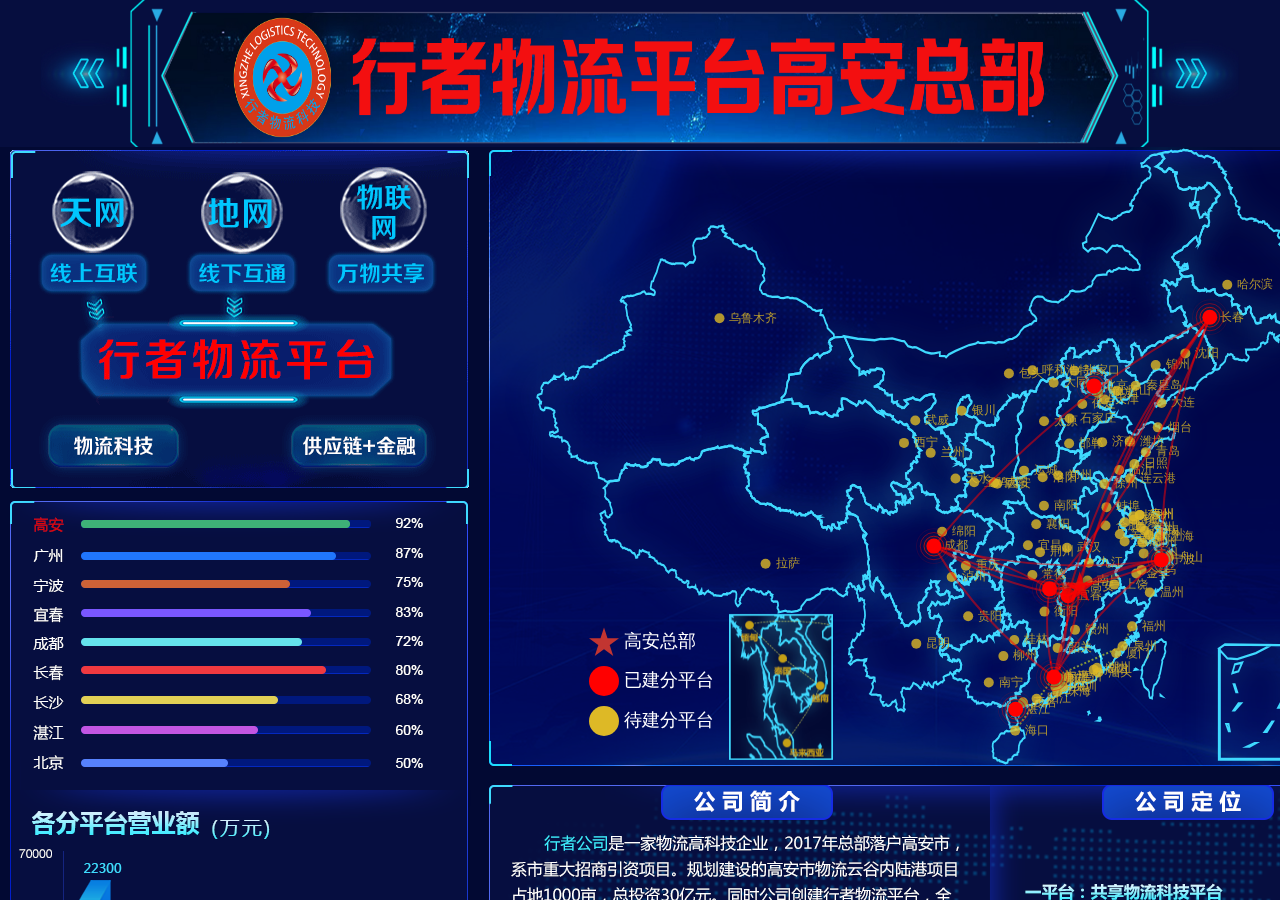
<file: index.html>
<!doctype html>
<html>

<head>
    <meta charset="utf-8">
    <meta name="viewport" content="maximum-scale=1.0,minimum-scale=1.0,user-scalable=0,initial-scale=1.0,width=device-width" />
    <meta name="format-detection" content="telephone=no,email=no,date=no,address=no">
    <meta http-equiv="Content-Type" content="text/html; charset=utf-8" />
    <meta http-equiv="X-UA-Compatible" content="IE=edge,chrome=1" />
    <title>echart</title>
    <link rel="stylesheet" type="text/css" href="./css/api.css" />
    <!--<link rel="stylesheet" type="text/css" href="./css/globle.css" />-->
    <link rel="stylesheet" type="text/css" href="./css/index.css" />
</head>

<body>
    <form id="form" runat="server">
        <div id="bar" class="bar"></div>
        <div id="mapGround" class="mapGround">
            <div id="mapContainer" class="mapContainer"></div>
            <img src="/images/dm.png"></img>
        </div>
        <div id="lineContainer" class="lineContainer">
            <div id="line" class="line"></div>
        </div>
        <div id="imgContainer1" class="imgContainer1"></div>
        <div id="imgContainer2" class="imgContainer2"></div>
        <div id="imgContainer3" class="imgContainer3"></div>
        <div id="imgContainer4" class="imgContainer4">
            <img class="img1" src="/images/num.png" />
            <img class="img2" src="/images/num.png" />
            <img class="img3" src="/images/num.png" />
            <img class="img4" src="/images/num.png" />
            <img class="img5" src="/images/num.png" />
            <img class="img6" src="/images/num.png" />
            <img class="img7" src="/images/num.png" />
            <!-- <img class="img8" src="/images/num.png" /> -->
            <div id="numGround" class="numGround">
                <div id="dataNums" class="digits"> </div>
            </div>
        </div>
        <div id="imgContainer5" class="imgContainer5"></div>
    </form>
</body>
<script type="text/javascript" src="/script/jquery.min.js"></script>
<script type="text/javascript" src="/script/echarts.min.js"></script>
<script type="text/javascript" src="/script/china.js"></script>
<script type="text/javascript" src="/script/data.js"></script>
<script type="text/javascript" src="/script/options.js"></script>
<script type="text/javascript" src="/script/num.js"></script>
<script type="text/javascript" src="/script/index.js"></script>

</html>
</file>
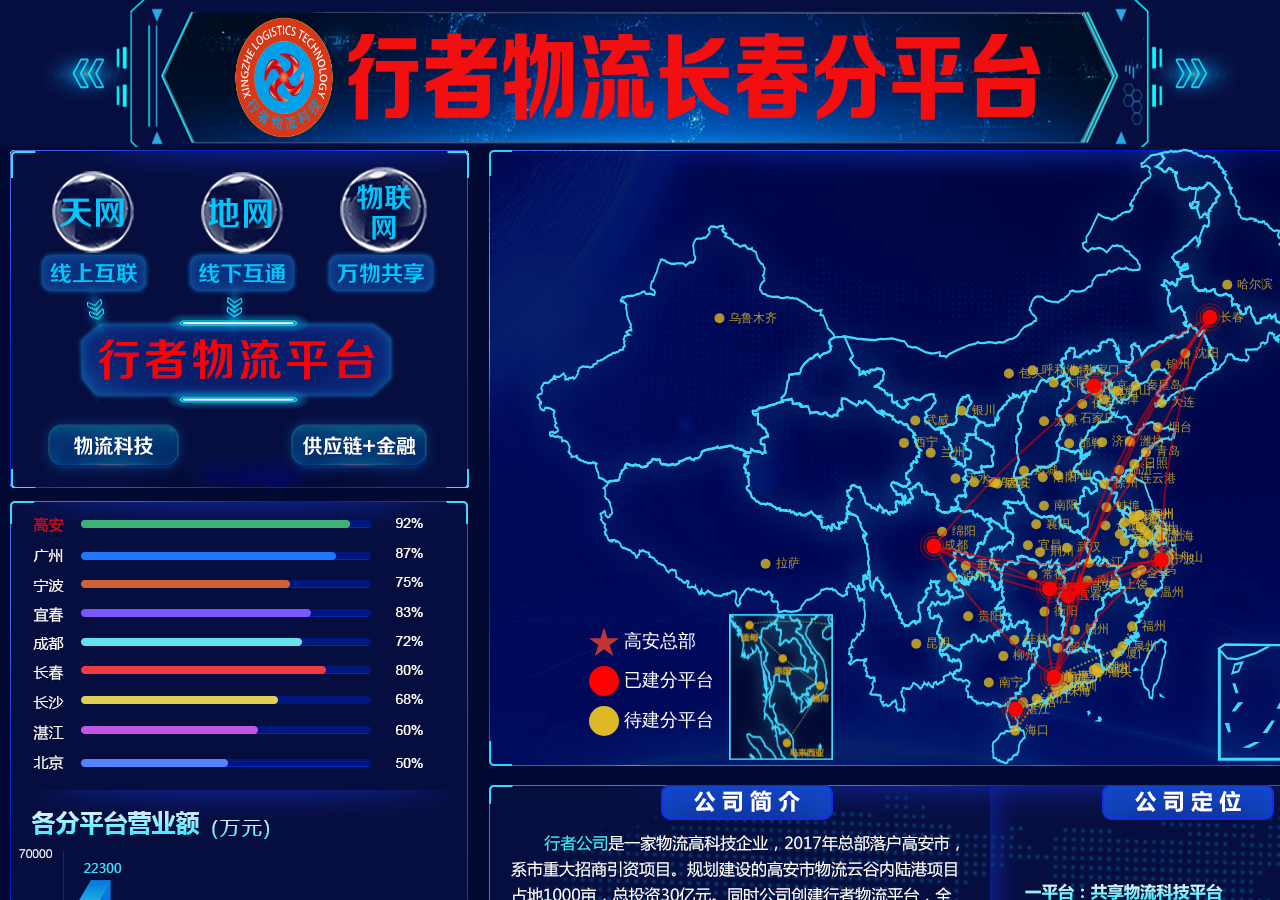
<file: changchun.html>
<!doctype html>
<html>

<head>
    <meta charset="utf-8">
    <meta name="viewport" content="maximum-scale=1.0,minimum-scale=1.0,user-scalable=0,initial-scale=1.0,width=device-width" />
    <meta name="format-detection" content="telephone=no,email=no,date=no,address=no">
    <meta http-equiv="Content-Type" content="text/html; charset=utf-8" />
    <meta http-equiv="X-UA-Compatible" content="IE=edge,chrome=1" />
    <title>echart</title>
    <link rel="stylesheet" type="text/css" href="./css/api.css" />
    <!--<link rel="stylesheet" type="text/css" href="./css/globle.css" />-->
    <link rel="stylesheet" type="text/css" href="./css/index-public.css" />
</head>

<body>
    <form id="form" runat="server">
        <div id="bar" class="bar"></div>
        <div id="mapGround" class="mapGround">
            <div id="mapContainer" class="mapContainer"></div>
            <img src="/images/dm.png"></img>
        </div>
        <div id="lineContainer" class="lineContainer">
            <div id="line" class="line"></div>
        </div>
        <div id="imgContainer1" class="imgContainer1"></div>
        <div id="imgContainer2" class="imgContainer2"></div>
        <div id="imgContainer3" class="imgContainer3"></div>
        <div id="imgContainer4" class="imgContainer4">
            <img class="img1" src="/images/num.png" />
            <img class="img2" src="/images/num.png" />
            <img class="img3" src="/images/num.png" />
            <img class="img4" src="/images/num.png" />
            <img class="img5" src="/images/num.png" />
            <img class="img6" src="/images/num.png" />
            <img class="img7" src="/images/num.png" />
            <!-- <img class="img8" src="/images/num.png" /> -->
            <div id="numGround" class="numGround">
                <div id="dataNums" class="digits"> </div>
            </div>
        </div>
        <div id="imgContainer5" class="imgContainer5"></div>
    </form>
</body>
<script type="text/javascript" src="/script/jquery.min.js"></script>
<script type="text/javascript" src="/script/echarts.min.js"></script>
<script type="text/javascript" src="/script/china.js"></script>
<script type="text/javascript" src="/script/data.js"></script>
<script type="text/javascript" src="/script/options.js"></script>
<script type="text/javascript" src="/script/num.js"></script>
<script type="text/javascript" src="/script/index.js"></script>

</html>
</file>
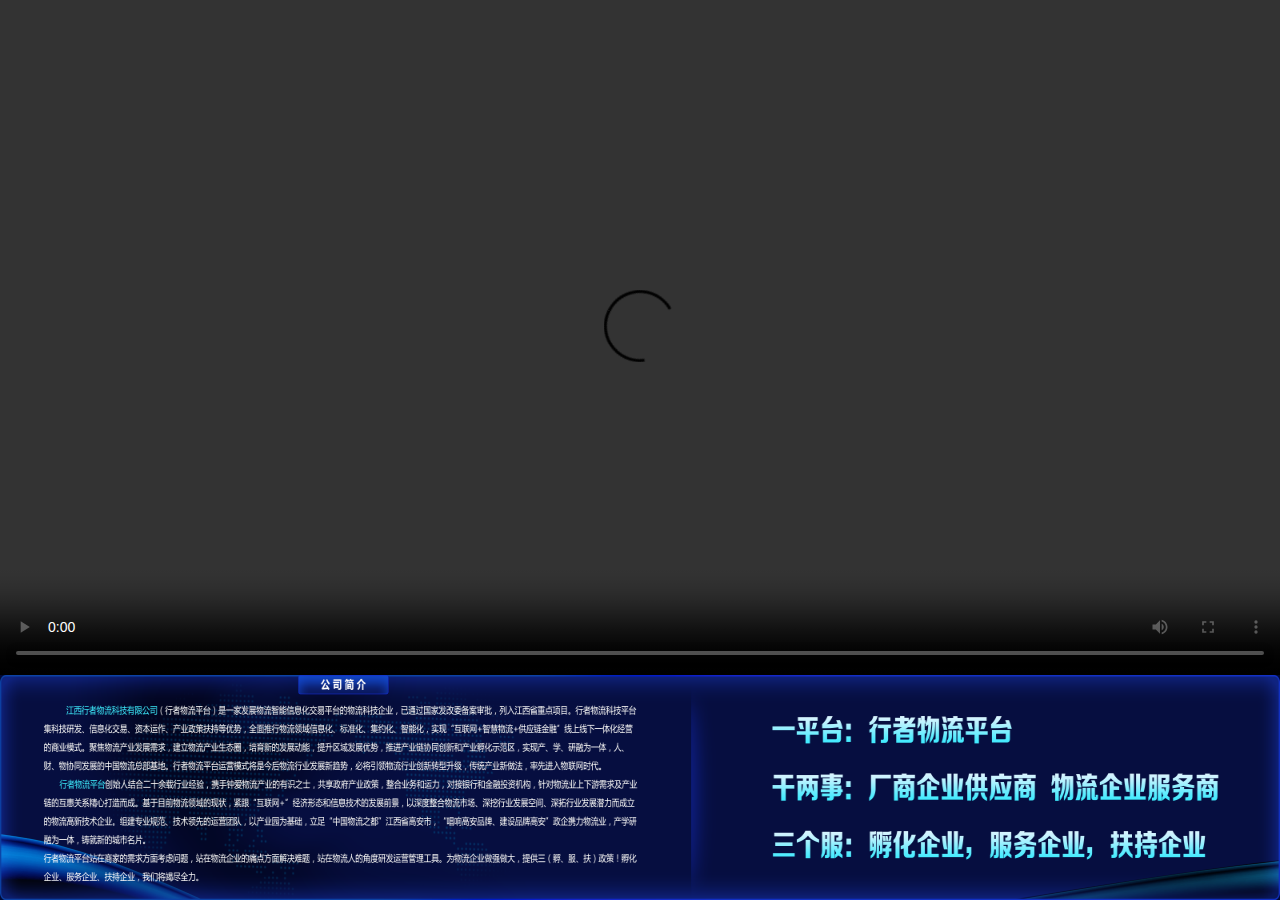
<file: left.html>
<!DOCTYPE html>
<html>

<head>
    <meta http-equiv="Content-Type" content="text/html; charset=utf-8" />
    <meta name="viewport" content="maximum-scale=1.0,minimum-scale=1.0,user-scalable=0,initial-scale=1.0,width=device-width" />
    <meta name="format-detection" content="telephone=no,email=no,date=no,address=no">
    <meta http-equiv="X-UA-Compatible" content="IE=edge,chrome=1" />
    <title>left</title>
    <link rel="stylesheet" href="./css/api.css">
    <style>
        body {
            background-color: #020933;
            overflow: hidden;
        }

        video {
            object-fit: fill;
        }

        #text-box{
          background: url(./images/qyjs0.png) no-repeat 0px 0px;
          background-size: 100% 100%;
        }
    </style>
    <!-- <link rel="stylesheet" media="screen and (min-width:1920px)" href="./css/min1920.css">
    <link rel="stylesheet" media="screen and (max-width:1080px)" href="./css/max1080.css"> -->
</head>

<body>
    <div id="video-box">
        <video id="video" width="100%" height="" controls="" autoplay="">
      <source src="http://www.xingzhe5688.cn/skin/images/xingzhe.webm" type="video/webm"></source>
      </video>
    </div>
    <div id="text-box"></div>
    <noscript>
      <p>本页面需要浏览器支持（启用） JavaScript。
    </noscript>
    <!--[if lt IE 9]> 　　　 　
    <script src="http://css3-mediaqueries-js.googlecode.com/svn/trunk/css3-mediaqueries.js">
    </script>
    <![endif]-->
    <script type="text/javascript" src="./script/jquery.min.js"></script>
    <script type="text/javascript" src="./script/left.js"></script>
</body>

</html>
</file>
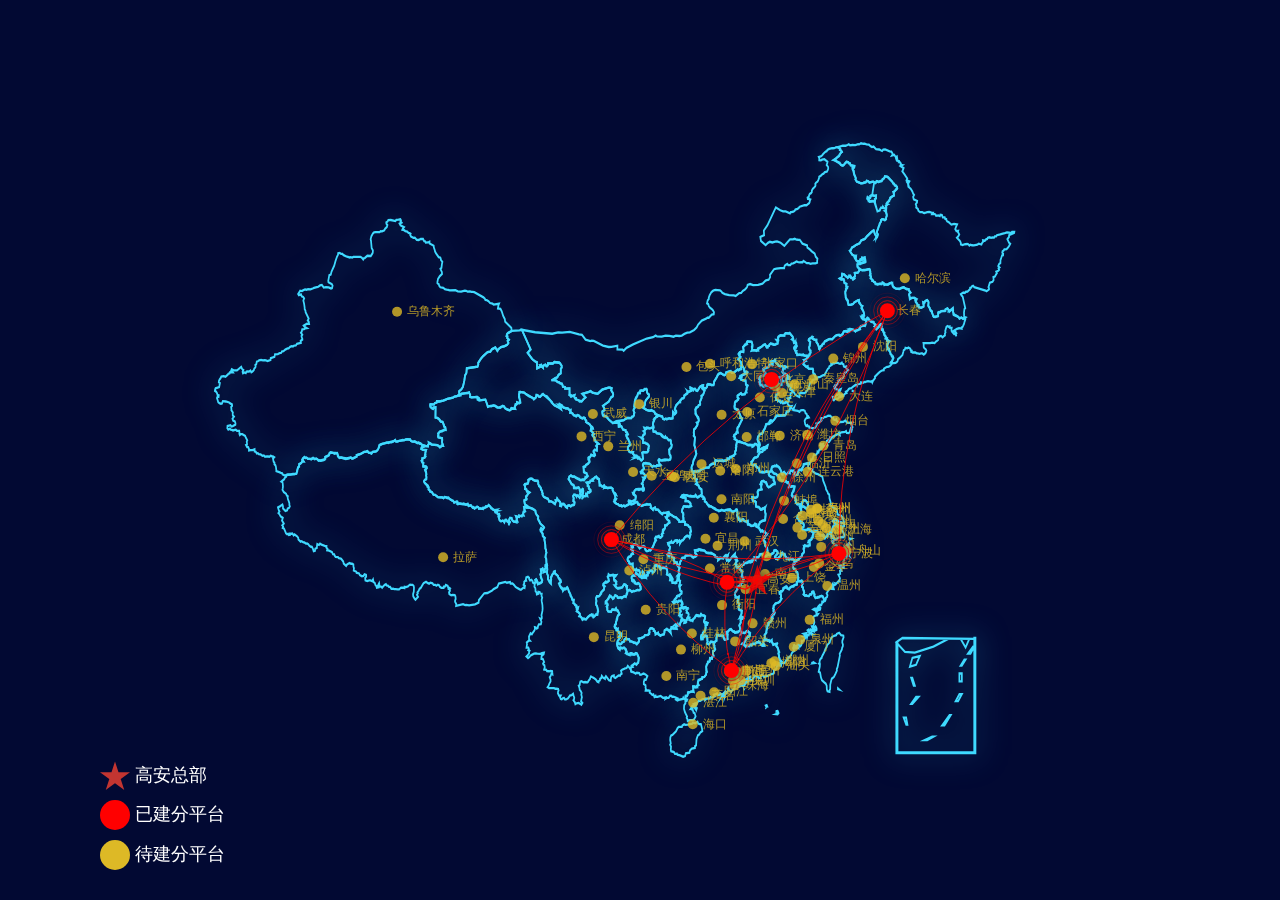
<file: map.html>
<!doctype html>
<html>

<head>
    <meta charset="utf-8">
    <meta name="viewport" content="maximum-scale=1.0,minimum-scale=1.0,user-scalable=0,initial-scale=1.0,width=device-width" />
    <meta name="format-detection" content="telephone=no,email=no,date=no,address=no">
    <title>echart</title>
    <link rel="stylesheet" type="text/css" href="./css/api.css" />
    <link rel="stylesheet" type="text/css" href="./css/index.css" />
</head>

<body>
    <form id="form" runat="server">
      <div id="testContainer" class="testContainer"></div>
    </form>
</body>
<script type="text/javascript" src="/script/jquery.min.js"></script>
<script type="text/javascript" src="/script/echarts.min.js"></script>
<script type="text/javascript" src="/script/china.js"></script>
<script type="text/javascript" src="/script/data.js"></script>
<script type="text/javascript" src="/script/options1.js"></script>
<script type="text/javascript" src="/script/map.js"></script>

</html>
</file>
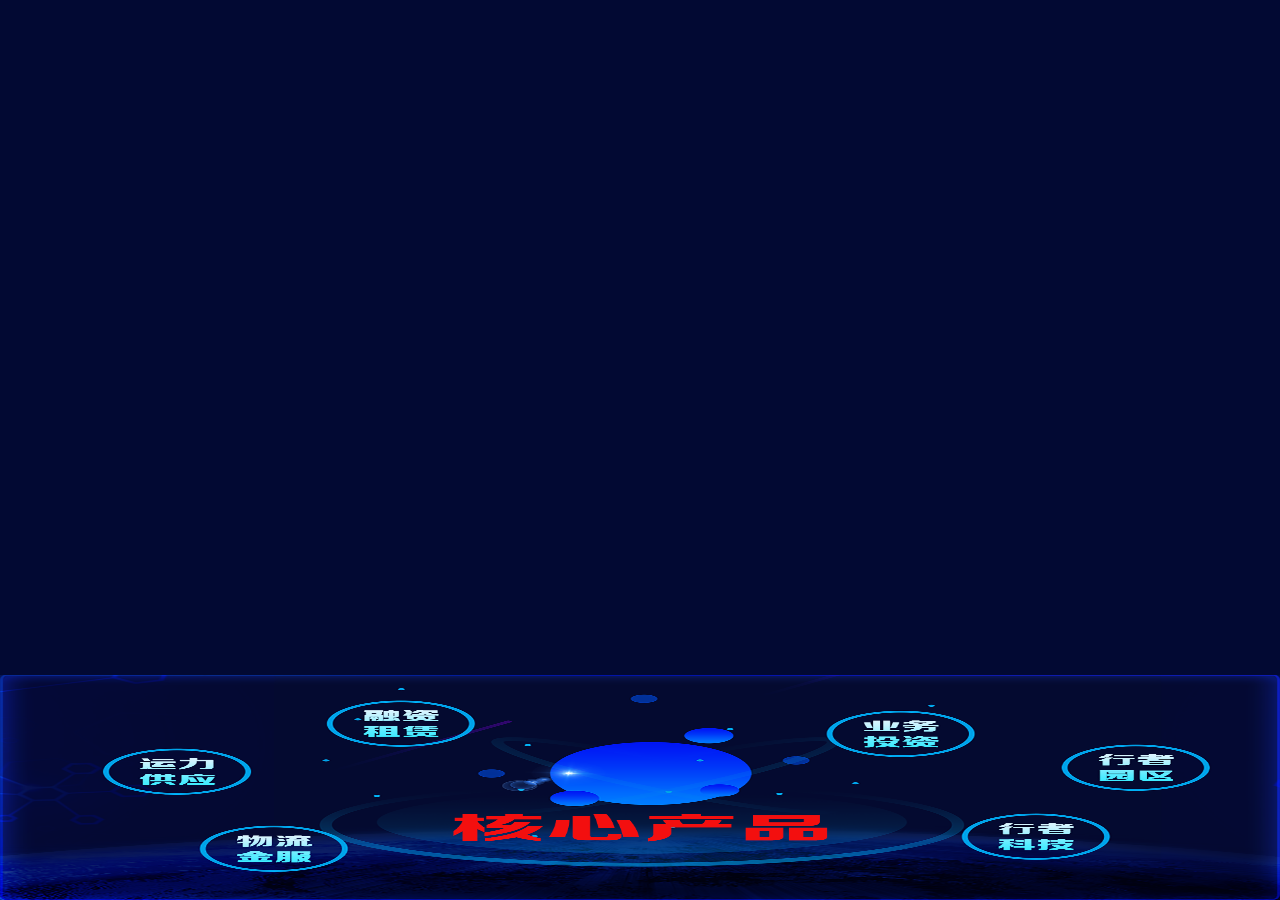
<file: right.html>
<!DOCTYPE html>
<html>

<head>
    <meta http-equiv="Content-Type" content="text/html; charset=utf-8" />
    <meta name="viewport" content="maximum-scale=1.0,minimum-scale=1.0,user-scalable=0,initial-scale=1.0,width=device-width" />
    <meta name="format-detection" content="telephone=no,email=no,date=no,address=no">
    <meta http-equiv="X-UA-Compatible" content="IE=edge,chrome=1" />
    <title>right</title>
    <link rel="stylesheet" href="./css/api.css">
    <style>
        body {
            background-color: #020933;
            overflow: hidden;
        }

        video {
            object-fit: fill;
        }

        #text-box {
            background: url(./images/qyjs1.png) no-repeat 0px 0px;
            background-size: 100% 100%;
            position: absolute;
            bottom: 0;
        }
    </style>
    <!-- <link rel="stylesheet" media="screen and (min-width:1920px)" href="./css/min1920.css">
    <link rel="stylesheet" media="screen and (max-width:1080px)" href="./css/max1080.css"> -->
</head>

<body>
    <!--<div id="video-box">
        <video id="video" width="100%" height="" controls="" autoplay="">
    <source src="http://www.xingzhe5688.cn/skin/images/xingzhe.webm" type="video/webm"></source>
    </video>
    </div>-->
    <div id="text-box" style="width:100%;"></div>
    <noscript>
      <p>本页面需要浏览器支持（启用） JavaScript。
    </noscript>
    <!--[if lt IE 9]> 　　　 　
    <script src="http://css3-mediaqueries-js.googlecode.com/svn/trunk/css3-mediaqueries.js">
    </script>
    <![endif]-->
    <script type="text/javascript" src="./script/jquery.min.js"></script>
    <script type="text/javascript" src="./script/right.js"></script>
</body>

</html>
</file>
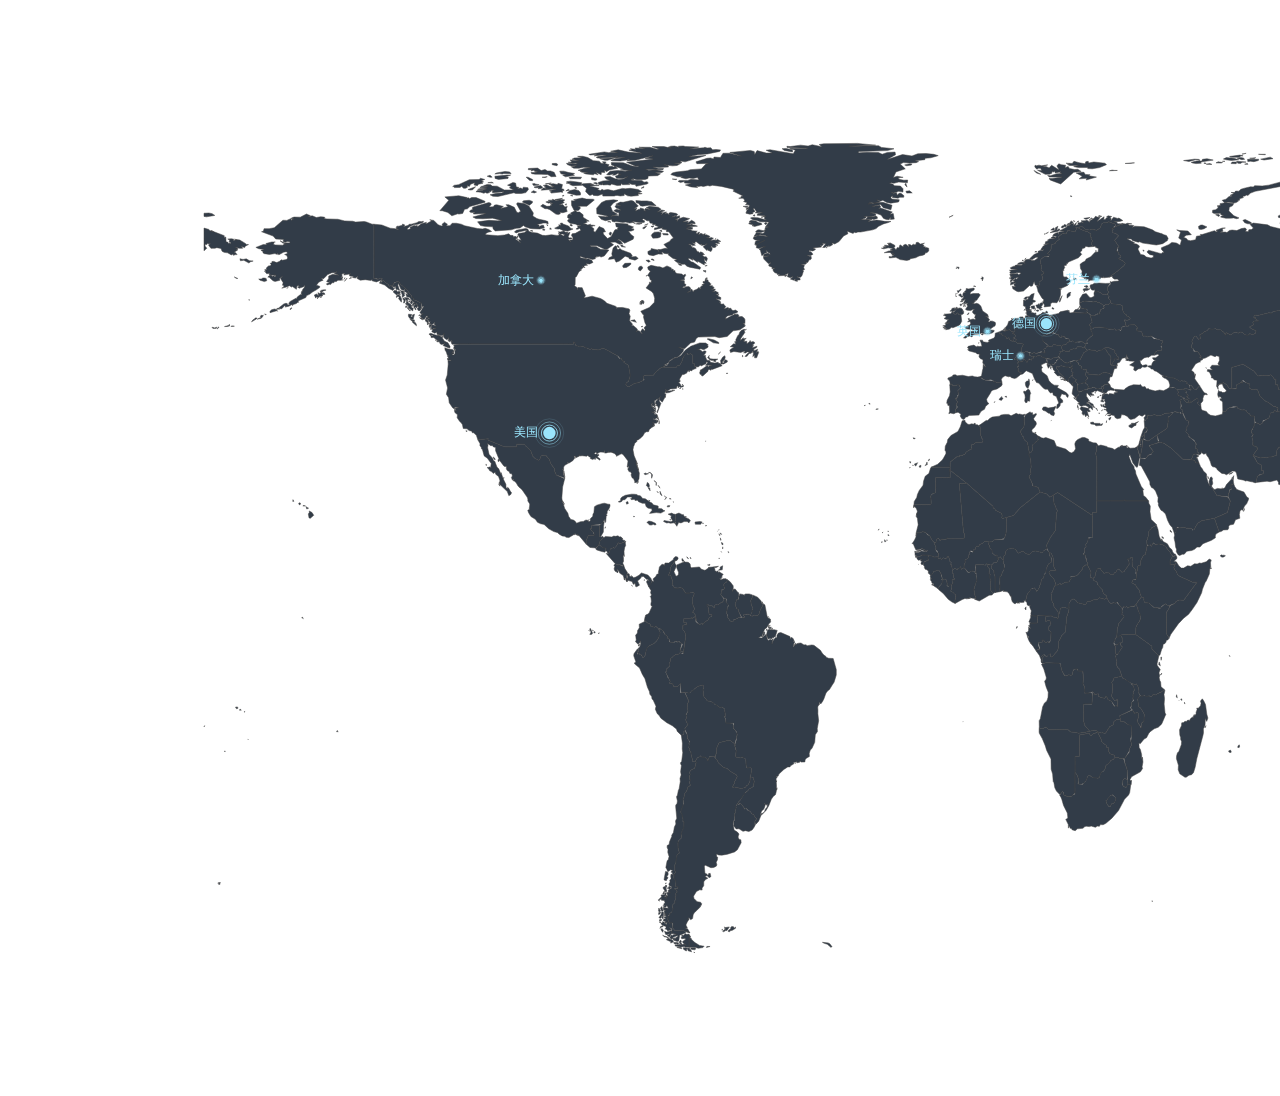
<file: world.html>
<!DOCTYPE html>
<html lang="en">

<head>
	<meta charset="UTF-8">
	<title>world</title>
	<script src="/script/jquery.min.js" charset="utf-8"></script>
	<script src="/script/echarts.min.js" charset="utf-8"></script>
	<script src="/script/world.js" charset="utf-8"></script>
</head>

<body>
	<div id="main" style="width: 1960px;height:1080px;"></div>
	<script>
		// 获取echarts的容器
		var myChart = echarts.init(document.getElementById('main'));
		/*
	图中相关城市经纬度,根据你的需求添加数据
	关于国家的经纬度，可以用首都的经纬度或者其他城市的经纬度
	*/
		var geoCoordMap = {
			'南宁': [108.479, 23.1152],
			'广州': [113.5107, 23.2196],
			'重庆': [107.7539, 30.1904],
			'芬兰': [24.909912, 60.169095],
			'美国': [-100.696295, 33.679979],
			'日本': [139.710164, 35.706962],
			'韩国': [126.979208, 37.53875],
			'瑞士': [7.445147, 46.956241],
			'东南亚': [117.53244, 5.300343],
			'澳大利亚': [135.193845, -25.304039],
			'德国': [13.402393, 52.518569],
			'英国': [-0.126608, 51.208425],
			'加拿大': [-102.646409, 59.994255]
		};

		/*
			记录下起点城市和终点城市的名称，以及权重
			数组第一位为终点城市，数组第二位为起点城市，以及该城市的权重，就是图上圆圈的大小
		 */

		// 重庆
		var CQData = [
			[{
				name: '重庆'
			}, {
				name: "芬兰",
				value: 30
			}],
			[{
				name: '重庆'
			}, {
				name: "德国",
				value: 90
			}],
			[{
				name: '重庆'
			}, {
				name: "英国",
				value: 30
			}],
			[{
				name: '重庆'
			}, {
				name: "韩国",
				value: 30
			}]
		];

		// 广州
		var GZData = [
			[{
				name: '广州'
			}, {
				name: "日本",
				value: 30
			}],
			[{
				name: '广州'
			}, {
				name: "东南亚",
				value: 30
			}]
		];

		// 南宁
		var NNData = [
			[{
				name: '南宁'
			}, {
				name: "加拿大",
				value: 30
			}],
			[{
				name: '南宁'
			}, {
				name: "美国",
				value: 100
			}],
			[{
				name: '南宁'
			}, {
				name: "澳大利亚",
				value: 95
			}],
			[{
				name: '南宁'
			}, {
				name: "瑞士",
				value: 30
			}]
		];

		// 小飞机的图标，可以用其他图形替换
		var planePath = 'path://M1705.06,1318.313v-89.254l-319.9-221.799l0.073-208.063c0.521-84.662-26.629-121.796-63.961-121.491c-37.332-0.305-64.482,36.829-63.961,121.491l0.073,208.063l-319.9,221.799v89.254l330.343-157.288l12.238,241.308l-134.449,92.931l0.531,42.034l175.125-42.917l175.125,42.917l0.531-42.034l-134.449-92.931l12.238-241.308L1705.06,1318.313z';

		// 获取地图中起点和终点的坐标，以数组形式保存下来
		var convertData = function(data) {
			var res = [];
			for (var i = 0; i < data.length; i++) {
				var dataItem = data[i];
				var fromCoord = geoCoordMap[dataItem[1].name];
				var toCoord = geoCoordMap[dataItem[0].name];
				if (fromCoord && toCoord) {
					res.push([{
						coord: fromCoord // 起点坐标
					}, {
						coord: toCoord // 终点坐标
					}])
				}
			}
			return res;
		}

		var color = ['#9ae5fc', '#dcbf71']; // 自定义图中要用到的颜色
		var series = []; // 用来存储地图数据

		/*
			图中一共用到三种效果，分别为航线特效图、飞机航线图以及城市图标涟漪图。
			要用到setOption中的series属性，并且对每个城市都要进行三次设置。
		*/
		[
			['重庆', CQData],
			['广州', GZData],
			['南宁', NNData]
		].forEach(function(item, i) {
			series.push({ // 散点效果
				type: 'effectScatter',
				coordinateSystem: 'geo', // 表示使用的坐标系为地理坐标系
				zlevel: 3,
				rippleEffect: {
					brushType: 'stroke' // 波纹绘制效果
				},
				label: {
					normal: { // 默认的文本标签显示样式
						show: true,
						position: 'left', // 标签显示的位置
						formatter: '{b}' // 标签内容格式器
					}
				},
				itemStyle: {
					normal: {
						color: color[0]
					}
				},
				data: item[1].map(function(dataItem) {
					return {
						name: dataItem[1].name,
						value: geoCoordMap[dataItem[1].name], // 起点的位置
						symbolSize: dataItem[1].value / 8, // 散点的大小，通过之前设置的权重来计算，val的值来自data返回的value
					};
				})
			});
		});

		// 显示终点位置,类似于上面最后一个效果，放在外面写，是为了防止被循环执行多次
		series.push({
			type: 'effectScatter',
			coordinateSystem: 'geo',
			zlevel: 3,
			rippleEffect: {
				brushType: 'stroke'
			},
			label: {
				normal: {
					show: true,
					position: 'left',
					formatter: '{b}'
				}
			},
			symbolSize: function(val) {
				return val[2] / 8;
			},
			itemStyle: {
				normal: {
					color: color[1]
				}
			},
			data: [{
				// 这里面的数据，由于一开始就知道终点位置是什么，所以直接写死，如果通过ajax来获取数据的话，还要进行相应的处理
				name: "重庆",
				value: [107.7539, 30.1904, 30],
				label: {
					normal: {
						position: 'top'
					}
				}
			}, {
				name: '广州',
				value: [113.5107, 23.2196, 30],
				label: {
					normal: {
						position: 'right'
					}
				}
			}, {
				name: '南宁',
				value: [108.479, 23.1152, 30]
			}]
		});

		// 最后初始化世界地图中的相关数据
		myChart.setOption({
			title: {
				text: 'demo',
				textStyle: {	
					color: '#fff',
					fontSize: 40
				},
				top: '10px',
				left: '10px'
			},
			geo: {
				map: 'world', // 与引用进来的地图js名字一致
				roam: false, // 禁止缩放平移
				itemStyle: { // 每个区域的样式
					normal: {
						areaColor: '#323c48'
					},
					emphasis: {
						areaColor: '#2a333d'
					}
				},
				regions: [{ // 选中的区域
					name: 'China',
					selected: true,
					itemStyle: { // 高亮时候的样式
						emphasis: {
							areaColor: '#7d7d7d'
						}
					},	
					label: { // 高亮的时候不显示标签
						emphasis: {
							show: false
						}
					}
				}]
			},
			series: series, // 将之前处理的数据放到这里
			textStyle: {
				fontSize: 12
			}
		});
	</script>
</body>

</html>
</file>
<file: css/api.css>
html{font-family:sans-serif}html,body,header,section,footer,div,ul,ol,li,img,a,span,em,del,legend,center,strong,var,fieldset,form,label,dl,dt,dd,cite,input,hr,time,mark,code,figcaption,figure,textarea,h1,h2,h3,h4,h5,h6,p{margin:0;border:0;padding:0;font-style:normal}html,body{-webkit-touch-callout:none;-webkit-text-size-adjust:none;-webkit-tap-highlight-color:rgba(0,0,0,0);-webkit-user-select:none;background-color:#fff}nav,article,aside,details,main,header,footer,section,fieldset,figcaption,figure{display:block}img,a,button,em,del,strong,var,label,cite,small,time,mark,code,textarea{display:inline-block}header,section,footer{position:relative}ol,ul{list-style:none}input,button,textarea{border:0;margin:0;padding:0;font-size:1em;line-height:1em;background-color:rgba(0,0,0,0)}span{display:inline-block}a:active,a:hover{outline:0}a,a:visited{text-decoration:none}label,.wordWrap{word-wrap:break-word;word-break:break-all}table{border-collapse:collapse;border-spacing:0}td,th{padding:0}.clearfix:after{content:' ';display:block;clear:both;visibility:hidden;line-height:0;height:0}.loading_more{display:block;height:1.5em;width:100%}.loading_more:before{display:inline-block;vertical-align:text-bottom;content:' ';height:16px;width:16px;margin-right:6px;background:url(../image/loading_more.gif) no-repeat center;-webkit-background-size:contain;background-size:contain}.loading_more:after{content:'加载更多'}
</file>
<file: css/index.css>
﻿body {
  overflow: hidden;
  background-color: #020933
}

﻿#form {
  background-color: #020933;
  position: relative
}

.testContainer {
  width: 100%;
  height: 100%
}

.mapGround {
  position: fixed;
  width: 933px;
  height: 619px;
  left: 489px;
  top: 147px;
  background-size: cover;
  background: url(/images/map.png) no-repeat 0px 0px
}

.bar {
  width: 100%;
  height: 147px;
  background: url(/images/top.jpg) no-repeat 0px 0px;
  background-size: 100% 100%
}

.lineContainer {
  position: fixed;
  width: 933px;
  height: 287px;
  left: 489px;
  top: 785px;
  background-size: cover;
  background: url(/images/qyjs.png) no-repeat 0px 0px;
  background-size: 100% 100%
}

.imgContainer1, .imgContainer2, .imgContainer3, .imgContainer4, .imgContainer5 {
  position: fixed
}

.imgContainer1 {
  width: 461px;
  height: 341px;
  left: 10px;
  top: 150px;
  background-size: cover;
  background: url(/images/rwjd.gif) no-repeat 0px 0px
}

.imgContainer2 {
  width: 465px;
  height: 573px;
  left: 9px;
  top: 500px;
  background-size: cover;
  background: url(/images/yye.png) no-repeat 0px 0px
}

.imgContainer3 {
  width: 472px;
  height: 258px;
  left: 1438px;
  top: 150px;
  background-size: cover;
  background: url(/images/qqwy.png) no-repeat 0px 0px
}

.imgContainer4 {
  width: 472px;
  height: 218px;
  left: 1441px;
  top: 427px;
  background-size: cover;
  background: url(/images/dds.png) no-repeat 0px 0px
}

.imgContainer5 {
  width: 473px;
  height: 409px;
  left: 1441px;
  top: 664px;
  background-size: cover;
  background: url(/images/yhs.png) no-repeat 0px 0px
}

.numGround {
  position: absolute;
  background-color: #06E40;
  top: 28px;
  left: 152px
}

.digits {
  display: inline-block;
  height: 30px;
  margin-right: 50px
}

.digits i {
  background: url(/images/numbers.png) no-repeat;
  display: inline-block;
  float: left;
  height: 30px;
  width: 18px;
  margin-left: 12px
}

.digits b {
  background: url(/images/numbers.png) no-repeat 0 -398px;
  display: inline-block;
  float: left;
  height: 30px;
  width: 10px
}

.imgContainer4 .img1 {
  position: absolute;
  left: 159px;
  top: 27px
}

.imgContainer4 .img2 {
  position: absolute;
  left: 159px;
  top: 27px
}

.imgContainer4 .img3 {
  position: absolute;
  left: 189px;
  top: 27px
}

.imgContainer4 .img4 {
  position: absolute;
  left: 219px;
  top: 27px
}

.imgContainer4 .img5 {
  position: absolute;
  left: 249px;
  top: 27px
}

.imgContainer4 .img6 {
  position: absolute;
  left: 279px;
  top: 27px
}

.imgContainer4 .img7 {
  position: absolute;
  left: 309px;
  top: 27px
}

.mapGround img {
  position: absolute;
  left: 15rem;
  bottom: 0.4rem;
  width: 6.5rem;
  height: 9.11rem
}
</file>
<file: css/index-public.css>
﻿body {
  overflow: hidden;
  background-color: #020933
}

﻿#form {
  background-color: #020933;
  position: relative
}

.testContainer {
  width: 100%;
  height: 100%
}

.mapGround {
  position: fixed;
  width: 933px;
  height: 619px;
  left: 489px;
  top: 147px;
  background-size: cover;
  background: url(/images/map.png) no-repeat 0px 0px
}

.bar {
  width: 100%;
  height: 147px;
  background: url(/images/top2.jpg) no-repeat 0px 0px;
  background-size: 100% 100%
}

.lineContainer {
  position: fixed;
  width: 933px;
  height: 287px;
  left: 489px;
  top: 785px;
  background-size: cover;
  background: url(/images/qyjs.png) no-repeat 0px 0px;
  background-size: 100% 100%
}

.imgContainer1, .imgContainer2, .imgContainer3, .imgContainer4, .imgContainer5 {
  position: fixed
}

.imgContainer1 {
  width: 461px;
  height: 341px;
  left: 10px;
  top: 150px;
  background-size: cover;
  background: url(/images/rwjd.gif) no-repeat 0px 0px
}

.imgContainer2 {
  width: 465px;
  height: 573px;
  left: 9px;
  top: 500px;
  background-size: cover;
  background: url(/images/yye.png) no-repeat 0px 0px
}

.imgContainer3 {
  width: 472px;
  height: 258px;
  left: 1438px;
  top: 150px;
  background-size: cover;
  background: url(/images/qqwy.png) no-repeat 0px 0px
}

.imgContainer4 {
  width: 472px;
  height: 218px;
  left: 1441px;
  top: 427px;
  background-size: cover;
  background: url(/images/dds.png) no-repeat 0px 0px
}

.imgContainer5 {
  width: 473px;
  height: 409px;
  left: 1441px;
  top: 664px;
  background-size: cover;
  background: url(/images/yhs.png) no-repeat 0px 0px
}

.numGround {
  position: absolute;
  background-color: #06E40;
  top: 28px;
  left: 152px
}

.digits {
  display: inline-block;
  height: 30px;
  margin-right: 50px
}

.digits i {
  background: url(/images/numbers.png) no-repeat;
  display: inline-block;
  float: left;
  height: 30px;
  width: 18px;
  margin-left: 12px
}

.digits b {
  background: url(/images/numbers.png) no-repeat 0 -398px;
  display: inline-block;
  float: left;
  height: 30px;
  width: 10px
}

.imgContainer4 .img1 {
  position: absolute;
  left: 159px;
  top: 27px
}

.imgContainer4 .img2 {
  position: absolute;
  left: 159px;
  top: 27px
}

.imgContainer4 .img3 {
  position: absolute;
  left: 189px;
  top: 27px
}

.imgContainer4 .img4 {
  position: absolute;
  left: 219px;
  top: 27px
}

.imgContainer4 .img5 {
  position: absolute;
  left: 249px;
  top: 27px
}

.imgContainer4 .img6 {
  position: absolute;
  left: 279px;
  top: 27px
}

.imgContainer4 .img7 {
  position: absolute;
  left: 309px;
  top: 27px
}

.mapGround img {
  position: absolute;
  left: 15rem;
  bottom: 0.4rem;
  width: 6.5rem;
  height: 9.11rem
}
</file>
